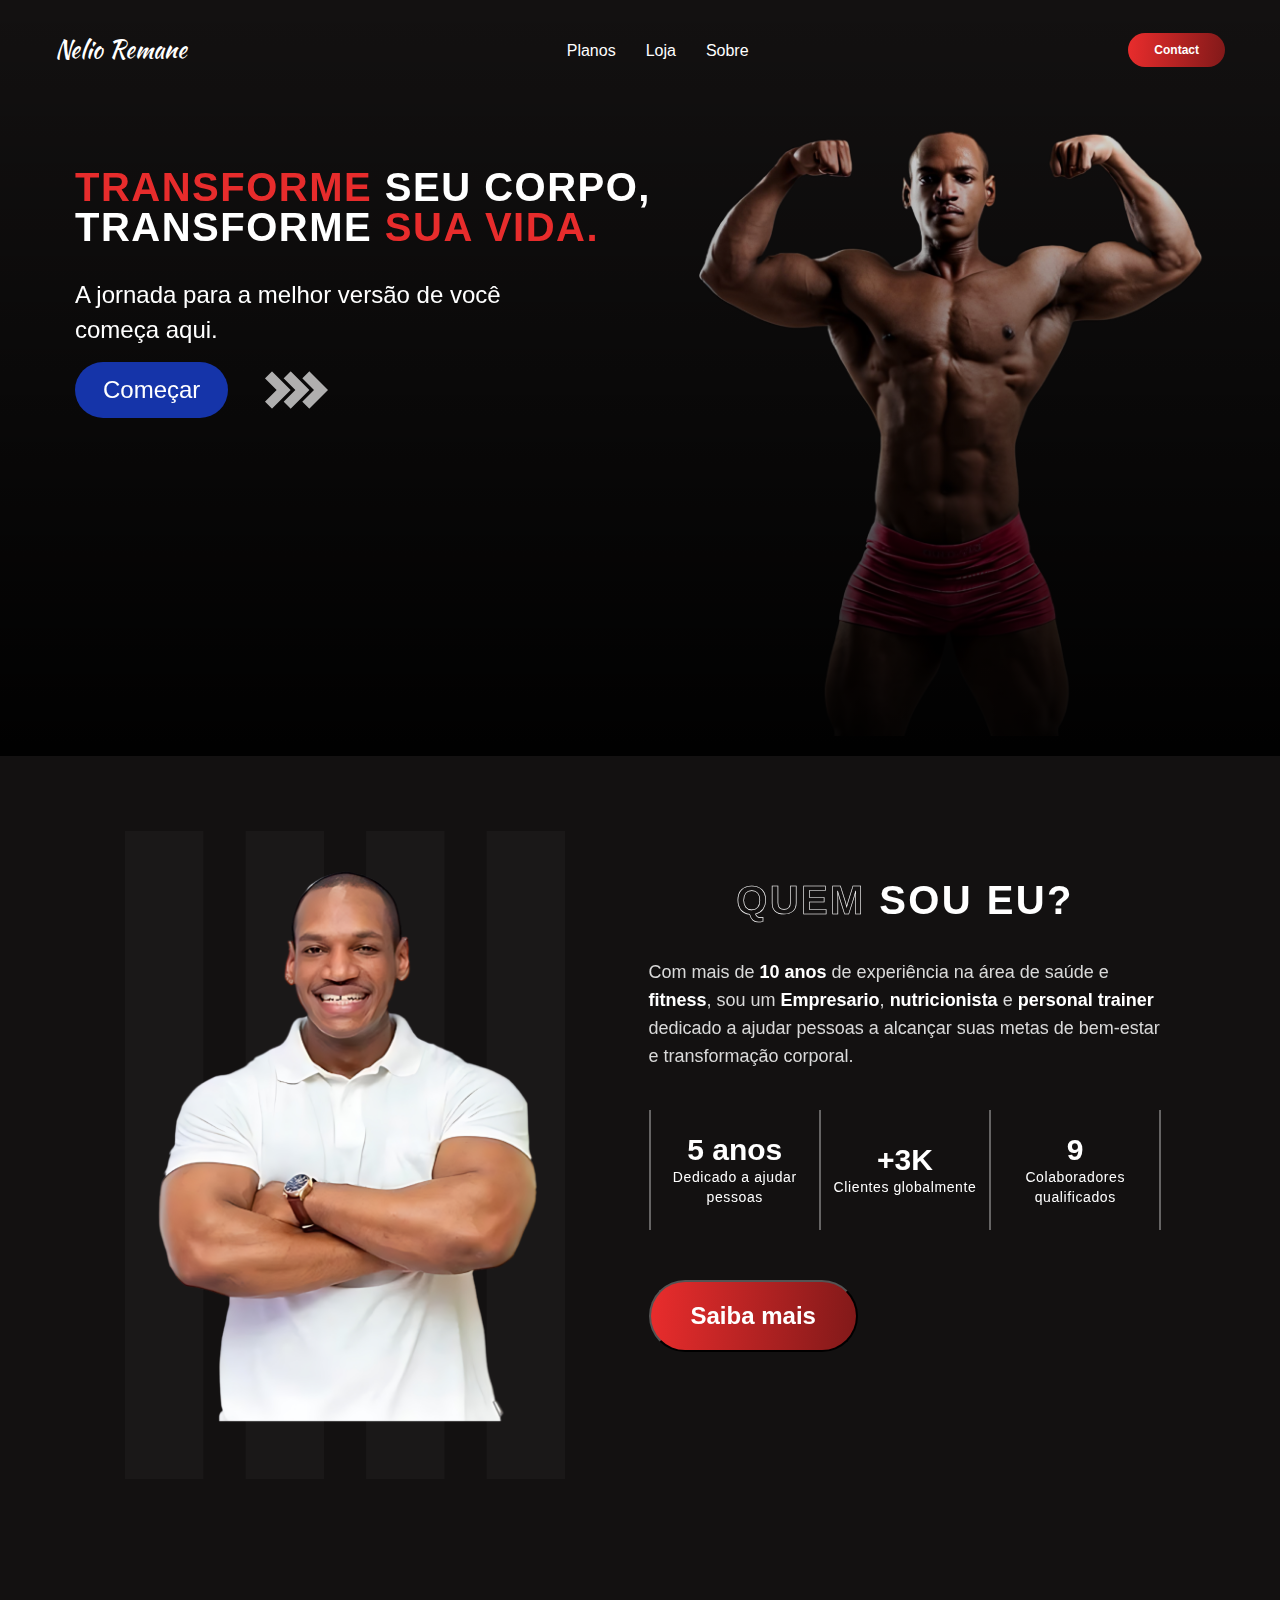
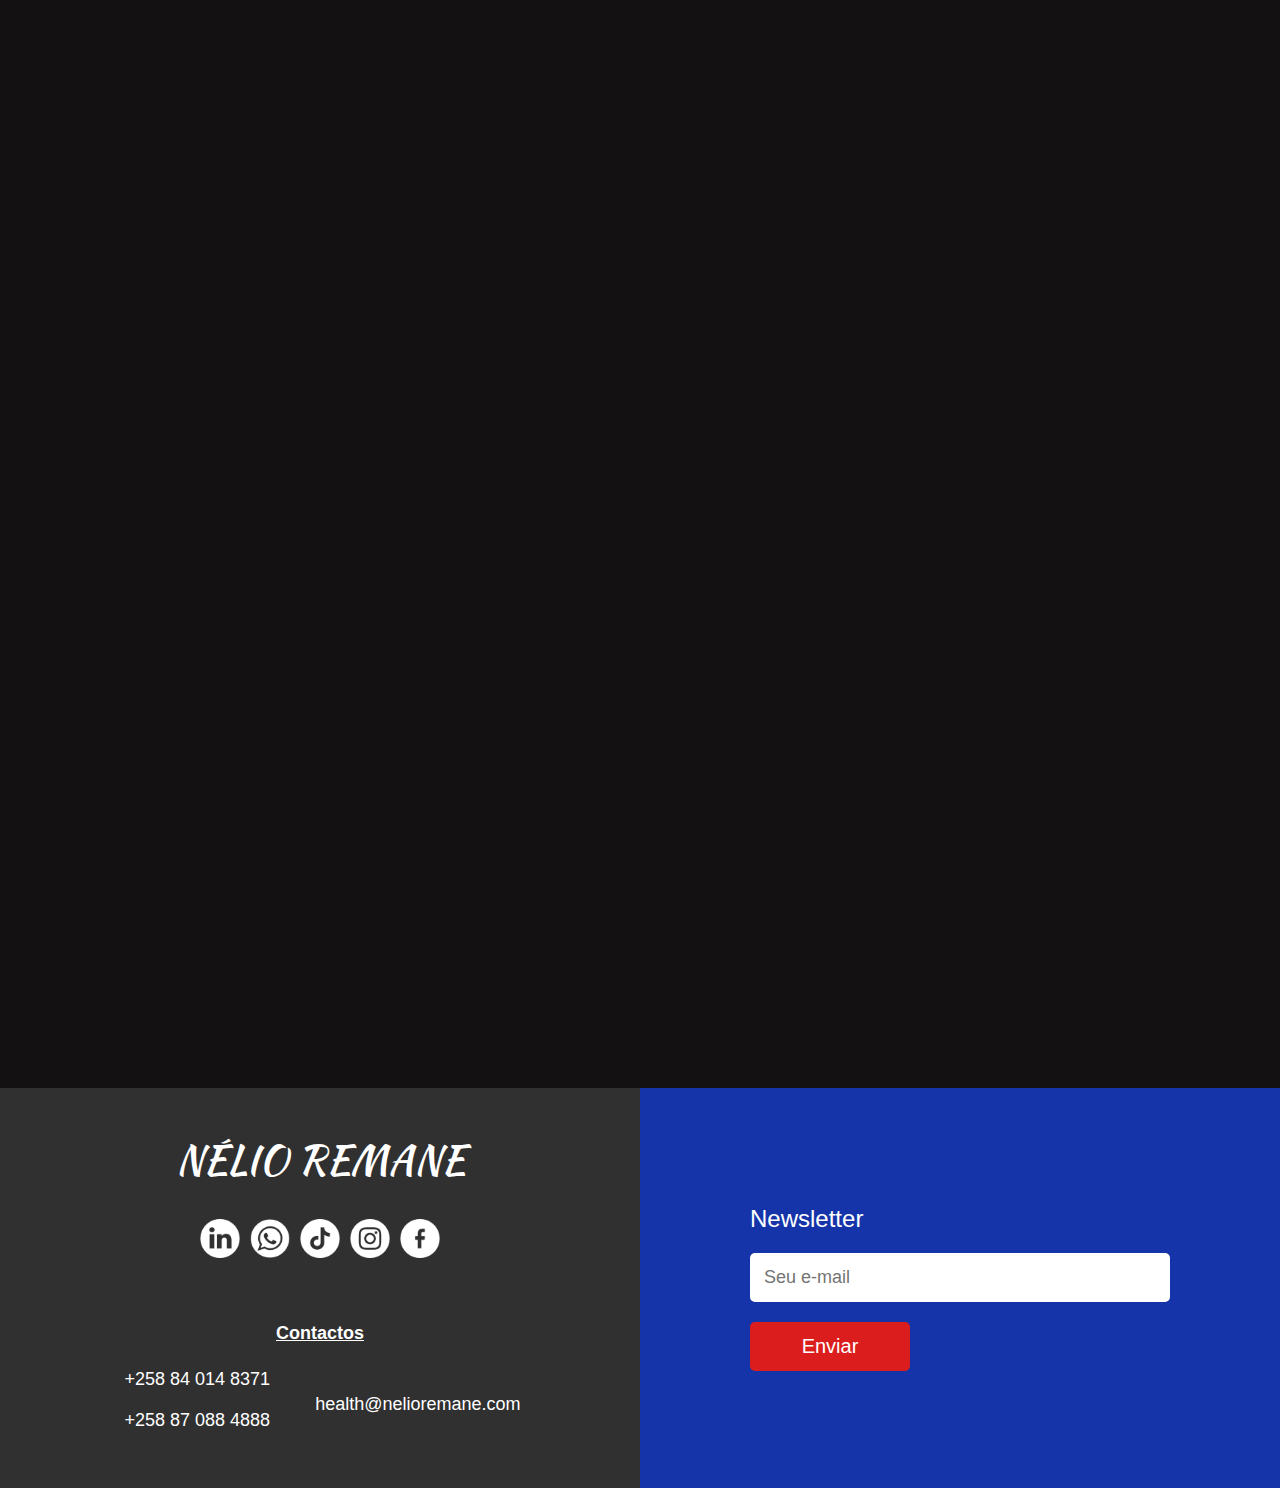
<file: index.html>
<!DOCTYPE html>
<html lang="en">
<head>
    <meta charset="UTF-8">
    <meta name="viewport" content="width=device-width, initial-scale=1.0">
    <link rel="shortcut icon" href="src/images/faviconne.png" type="image/x-icon">
    <link rel="stylesheet" href="style.css">
    <link rel="preconnect" href="https://fonts.googleapis.com"> 
    <link rel="preconnect" href="https://fonts.gstatic.com" crossorigin>
    <link href='https://fonts.googleapis.com/css?family=Kaushan Script' rel='stylesheet'>

    <link rel="stylesheet" href="https://cdn.jsdelivr.net/npm/swiper@11/swiper-bundle.min.css"/>
    <script defer src="app.js"></script>
    <title>Nelio Remane</title>
</head>
<body>
    <div class="herosection">
        <div class="navbar_mobile">
           
           

            <a href="#" class="logo">Nelio Remane</a>
            
            <ul id="menumobile">
                <li><a href="planos.html">Planos</a></li>
                <li><a href="loja.html">Loja</a></li>
                <li><a href="sobre.html">Sobre</a></li>
                <a class="contact" href="#ligaqui">Contact</a>
            </ul>

            <div class="menubtn">
                <p class="iconshow" href="" onclick="showplan()"><img src="src/images/mobile-menu.png" alt=""></p>
                <p class="iconhide" href="" onclick="hideplan()"><img src="src/images/mobile-menu.png" alt=""></p>
            </div>
        </div>


        

        <div class="navbar">

            <a href="#" class="logo">Nelio Remane</a>

            <ul class="menu">
                <li><a href="planos.html">Planos</a></li>
                <li><a href="loja.html">Loja</a></li>
                <li><a href="sobre.html">Sobre</a></li>
            </ul>

            <a class="contact" href="#ligaqui">Contact</a>

        </div>

        <div class="hero">
            <img src="src/images/nelopose-mobile.png" alt="Nelio Pousando" class="heroimage-mobile heroel hidden">
            <div class="herocontent heroel hidden">
                <h1 class="th"><span class="th-span">Transforme</span> seu corpo, transforme <span class="th-span">sua vida.</span></h1>
                <h2 class="subth">A jornada para a melhor versão de você começa aqui.</h2>
                <div class="ctabtn-hero">
                    <a href="planos.html#aqui"><button id="cta-hero">Começar</button></a>
                    <img src="src/images/iconhero.png" alt="randoom_icon">
                </div>
            </div>
            <img src="src/images/nelopose.png" alt="Nelio Pousando" class="heroimage heroel hidden">
        </div>

        <div class="overlay"></div>

    </div>

 <div id="bodycontent ">
    <div class="meet-nelio hidden2">
      <img src="src/images/meet-nelio.png" alt="nelio-remane" class="neliomeet">
      <div class="infonelio"> 
            <h1 class="h1meet">
                 <span>Quem</span> sou eu?
            </h1>

            <p class="pmeet">Com mais de <span>10 anos</span>  de experiência na área de saúde e <span>fitness</span>, sou um <span>Empresario</span>, <span>nutricionista</span> e <span>personal trainer </span>dedicado a ajudar pessoas a alcançar suas metas de bem-estar e transformação corporal.</p>

            <div class="timeline">
                <div>
                    <h2>5 anos
                    </h2>
                     <p> Dedicado a ajudar pessoas</p>
                </div>
   
                <div>
                    <h2>+3K
                    </h2>
                    <p> Clientes globalmente</p>
                </div>
                <div>
                    <h2>9
                    </h2>
                    <p> Colaboradores qualificados</p>
                </div>
            </div>
            <div class="btnbody"> <a href="sobre.html"><button class="morebtn">Saiba mais</button></a></div>


        </div>
        <img class="divider" src="src/images/divider.png" alt="divisor" >
    </div>

    <div class="services">
        <div class="infonelio hidden2"> 
                <h1 class="h1meet"> <span>O Que</span> Ofereço? </h1>

                <p class="pmeet">Ofereço uma gama completa de serviços de <span>saúde</span> e <span>fitness</span>, todos <span>adaptados</span> às suas necessidades individuais e <span>acessíveis online</span>. Meu objetivo é proporcionar uma experiência holística que inclui treinamento personalizado e <span>consultoria nutricional</span>, tudo isso no conforto da <span>sua casa.</span></p>
        </div>
        <div class="beneficios beneindex">
            <div class="contbene hidden">
                <img src="src/images/Cardio.png" alt="">
                <p>Melhoria Cardiovascular</p>
            </div>

            <div class="contbene hidden2">
                <img src="src/images/Musculos.png" alt="">
                <p>Musculação</p>
            </div>

            <div class="contbene hidden">
                <img src="src/images/Emagreci.png" alt="">
                <p>Perda de Peso</p>
            </div>

            <div class="contbene hidden2">
                <img src="src/images/Ganho.png" alt="">
                <p>Ganho de Massa</p>
            </div>

            <div class="contbene hidden">
                <img src="src/images/postura.png" alt="">
                <p>Tornificação</p>
            </div>

            <div class="contbene hidden2">
                <img src="src/images/comuni.png" alt="">
                <p>Comunidade de Sucesso</p>
            </div>

            <div class="contbene hidden">
                <img src="src/images/flexi.png" alt="">
                <p>Flexibilidade e Conforto</p>
            </div>

            <div class="contbene hidden2">
                <img src="src/images/Personali.png" alt="">
                <p>Orientação Personalizada</p>
            </div>

        </div>

        <!-- <div class="planos" id="hidenormal">
            <p onclick="showplan()" class="normal">Normal</p>
            <p onclick="hideplan()" class="vip">Vip</p>
        </div> -->
        <!-- <div class="planos" id="shownormal">
            <p onclick="showplan()" class="normal">Normal</p>
            <p onclick="hideplan()" class="vip">Vip</p>
        </div> -->

        <h1 class="pacotes hidden2">ESCOLHA O SEU PLANO</h1>
        <div onclick="showplan()" class="cards hidden2" id="plans_normal">

            <div class="card pagin">
                <div class="info">
                <h2>Normal</h2>
                <p>4.500mt</p>
                <h1>3.000MT</h1>
                <h3>30 dias</h3>  
                </div>
                <a href="planos.html#aqui"><button class="btncard">Detalhes</button></a>
            </div>

            <div class="card">
                <div class="info">
                    <h2>Primium</h2>
                    <p>6.500mt</p>
                    <h1>5.000MT</h1>
                    <h3>30 dias</h3>
                </div>
                <a href="planos.html#aqui"><button class="btncard">Detalhes</button></a>
            </div>
            
            <div class="card">
                <div class="info">
                    <h2>VIP</h2>
                    <p>12.500mt</p>
                    <h1>10.000MT</h1>
                    <h3>30 dias</h3>
                </div>
                <a href="planos.html#aqui"><button class="btncard">Detalhes</button></a>
            </div>
            
        </div>

        <!-- <div class="cards" id="plans_vip">
            <div class="card">
                <div class="info">
                <p>Pacote</p>
                <h2>Intensivo</h2>
                <h1>5.000MT</h1>
                <h3>30 dias</h3>
            </div>
                <button class="btncard">Detalhes</button>
            </div>

            <div class="card">
                <div class="info">
                    <p>Pacote</p>
                    <h2>Completo</h2>
                    <h1>10.000MT</h1>
                    <h3>90 dias</h3>
                </div>
                <button class="btncard">Detalhes</button>
            </div>

    </div> -->

 </div>

 <div class="testemunials">
    <div class="introteste">
       <h1 class="hidden2">Transformações reais, <span>resultados comprovados</span></h1>
       <p class="hidden2">
        <span>Nada</span> fala mais alto do que a <span>experiência</span> de quem já passou por essa <span>jornada</span>. Aqui estão algumas histórias <span>inspiradoras</span> de clientes que <span>confiaram</span> no nosso trabalho para <span>transformar</span> suas vidas. Veja como nosso <span>compromisso</span> com a <span>excelência</span> em <span>treino</span> e <span>nutrição</span> fez toda a <span>diferença</span> para eles.
       </p>
    </div>
    
    <div class="perfil">
        
        <div class="id hidden">
        <img src="src/images/Fredy Costa.png" alt="">

        <div class="name">
          <h2>FREDY COSTA</h2>
        <p>Actor</p>  
        </div>

        </div>

        <div class="testemunho hidden2">
        <h1>“</h1>

        <img src="src/images/stars.png" alt="">

        <p> “Eu <span>inicialmente</span> achava que <span>não</span> se consegue obter<span> resultados visíveis</span> quando se <span>treina em casa</span>, mas desde que aderi ao programa <span>Corpo Sarado</span>, tenho sim visto <span>resultados satisfatórios</span>. <span>Recomendo </span>vivamente o programa corpo sarado do <span>Nélio Remane resulta.”</span></p>

        <img src="src/images/testemu.png" alt="">

        </div>
        
        
        
    </div>

        <div class="container_swipe swiper hidden">
            <div class="slider-wrapper">
                <div class="card-list swiper-wrapper">
                    <div class="card-item swiper-slide">
                        <div class="items">
                        <img src="src/images/Eunice.png" alt="Eunice Andrade" class="user-image">
                        <h1 class="user-name">EUNICE ANRADE</h1>
                        <p class="user-profission">Apresentadora</p>
                        <img src="src/images/stars.png" alt="classification" class="stars">
                        <p class="comentario">  “O Nélio <span>desafiou-me</span> a entrar no <span>programa</span> dele e eu <span>aceitei</span>, fiquei <span>impressionada</span> e muito <span>satisfeita</span> com os resultados, <span>aconselho</span> a todos a apostarem no programa do <span>Nélio Remane</span>, pois os resultados deixam qualquer um <span>feliz</span>.”</p>
                    </div>
                    </div>
                    
                     <div class="card-item swiper-slide">
                        <div class="items">
                        <img src="src/images/matilde.png" alt="Eunice Andrade" class="user-image">
                        <h1 class="user-name">MATILDE CONJO</h1>
                        <p class="user-profission">Cantora</p>
                        <img src="src/images/stars.png" alt="classification" class="stars">
                        <p class="comentario"> <span>Perdi 5kilo</span>s em apenas <span>um mes</span>, esta a ser <span>muito bom</span> trabalhar com ele. <span>sem duvidas</span> eu <span>convidaria</span> a todos a fazerem parte desse <span>programa</span> do <span>Nélio Remane</span>.</p>
                    </div>
                    </div>   
                    
                    <div class="card-item swiper-slide">
                        <div class="items">
                        <img src="src/images/mimae.png" alt="Eunice Andrade" class="user-image">
                        <h1 class="user-name">PRINCESA MIMAE</h1>
                        <p class="user-profission">Cantora</p>
                        <img src="src/images/stars.png" alt="classification" class="stars">
                        <p class="comentario">   “Minha <span>luta</span> contra a <span>balança</span> é de <span>longa data</span>, e agora com <span>Nélio Remane</span> em <span>30 dias perdi 7 kilos</span>, isso é uma <span>festa</span>. Eu <span>recomendo</span> a todos que desejam <span>mudar</span> seu <span>estilo de vida</span> a seguir o <span>Nélio Remane</span>.”
                        </p>
                        
                    </div>
                    </div>
                    
                    <div class="card-item swiper-slide">
                        <div class="items">
                            <img src="src/images/yara.png" alt="Eunice Andrade" class="user-image">
                            <h1 class="user-name">YARA DA SILVA</h1>
                            <p class="user-profission">Apresentadora</p>
                            <img src="src/images/stars.png" alt="classification" class="stars">
                            <p class="comentario">   “Com <span>apenas duas semanas</span> no programa <span>Corpo Sarado</span> do <span>Nélio Remane</span>, perdi <span>4kilos, é tão bom</span> me sentir com <span>auto estima</span> e mais <span>saudável</span>, tem sido uma <span>experiencia muito boa</span> , eu <span>aconselho</span> a todos a <span>apostarem</span>.”</p>
                        </div>
                    </div>
                </div>
                    <div class="swiper-pagination"></div>
                    <div class="swiper-slide-button swiper-button-prev"></div>
                    <div class="swiper-slide-button swiper-button-next"></div>

            </div>
        </div>
 </div>
 </div>
 <footer id="ligaqui">
    <div class="left">
        <h1 class="logo">
            NÉLIO REMANE
        </h1>
        <div class="icons">
            <a href=""><img src="src/images/linkedin.png" alt=""></a>
            <a href="https://wa.me/258870884888"><img src="src/images/whats.png" alt=""></a>
            <a href="https://www.tiktok.com/@nelioremane?_t=8pHFh1xQvsD&_r=1"><img src="src/images/tiktok.png" alt=""></a>
            <a href="https://www.instagram.com/nelioremane1?igsh=MnY3cGN4ZjByeHB3"><img src="src/images/instagram.png" alt=""></a>
            <a href="https://www.facebook.com/nelioremane?mibextid=ZbWKwL"><img src="src/images/facebook.png" alt=""></a>
        </div>
        <form action="#" method="post" class="formmob">
            <label for="newsletter" class="label">Newsletter</label>
            <input type="text" id="newsletter" name="newsletter" placeholder="Seu e-mail" class="input">
            <input type="submit" value="Enviar" class="submit">
        </form>
        <h3>Contactos</h3>
        <div class="contacts">
        <div class="numbers">
            <p>+258 84 014 8371</p>
            <p>+258 87 088 4888</p>
        </div>
        <a href="health@nelioremane.com">health@nelioremane.com</a>
        </div>

        <div class="icons iconsmob">
            <a href=""><img src="src/images/linkedin.png" alt=""></a>
            <a href="https://wa.me/258870884888"><img src="src/images/whats.png" alt=""></a>
            <a href="https://www.tiktok.com/@nelioremane?_t=8pHFh1xQvsD&_r=1"><img src="src/images/tiktok.png" alt=""></a>
            <a href="https://www.instagram.com/nelioremane1?igsh=MnY3cGN4ZjByeHB3"><img src="src/images/instagram.png" alt=""></a>
            <a href="https://www.facebook.com/nelioremane?mibextid=ZbWKwL"><img src="src/images/facebook.png" alt=""></a>
        </div>
    </div>
    <div class="form-container">
        <form method="post" action="" name="contact-form">
            <label for="newsletter" class="label">Newsletter</label>
            <input type="email" id="newsletter" name="your-email" placeholder="Seu e-mail" class="input">
            <button type="submit" class="submit">Enviar</button>
        </form>

    </div>
 </footer>
 <script src="https://cdn.jsdelivr.net/npm/swiper@11/swiper-bundle.min.js"></script>
 <script src="script.js"></script>
 <script src="googlesheet.js"></script>
</body>
</html>
</file>
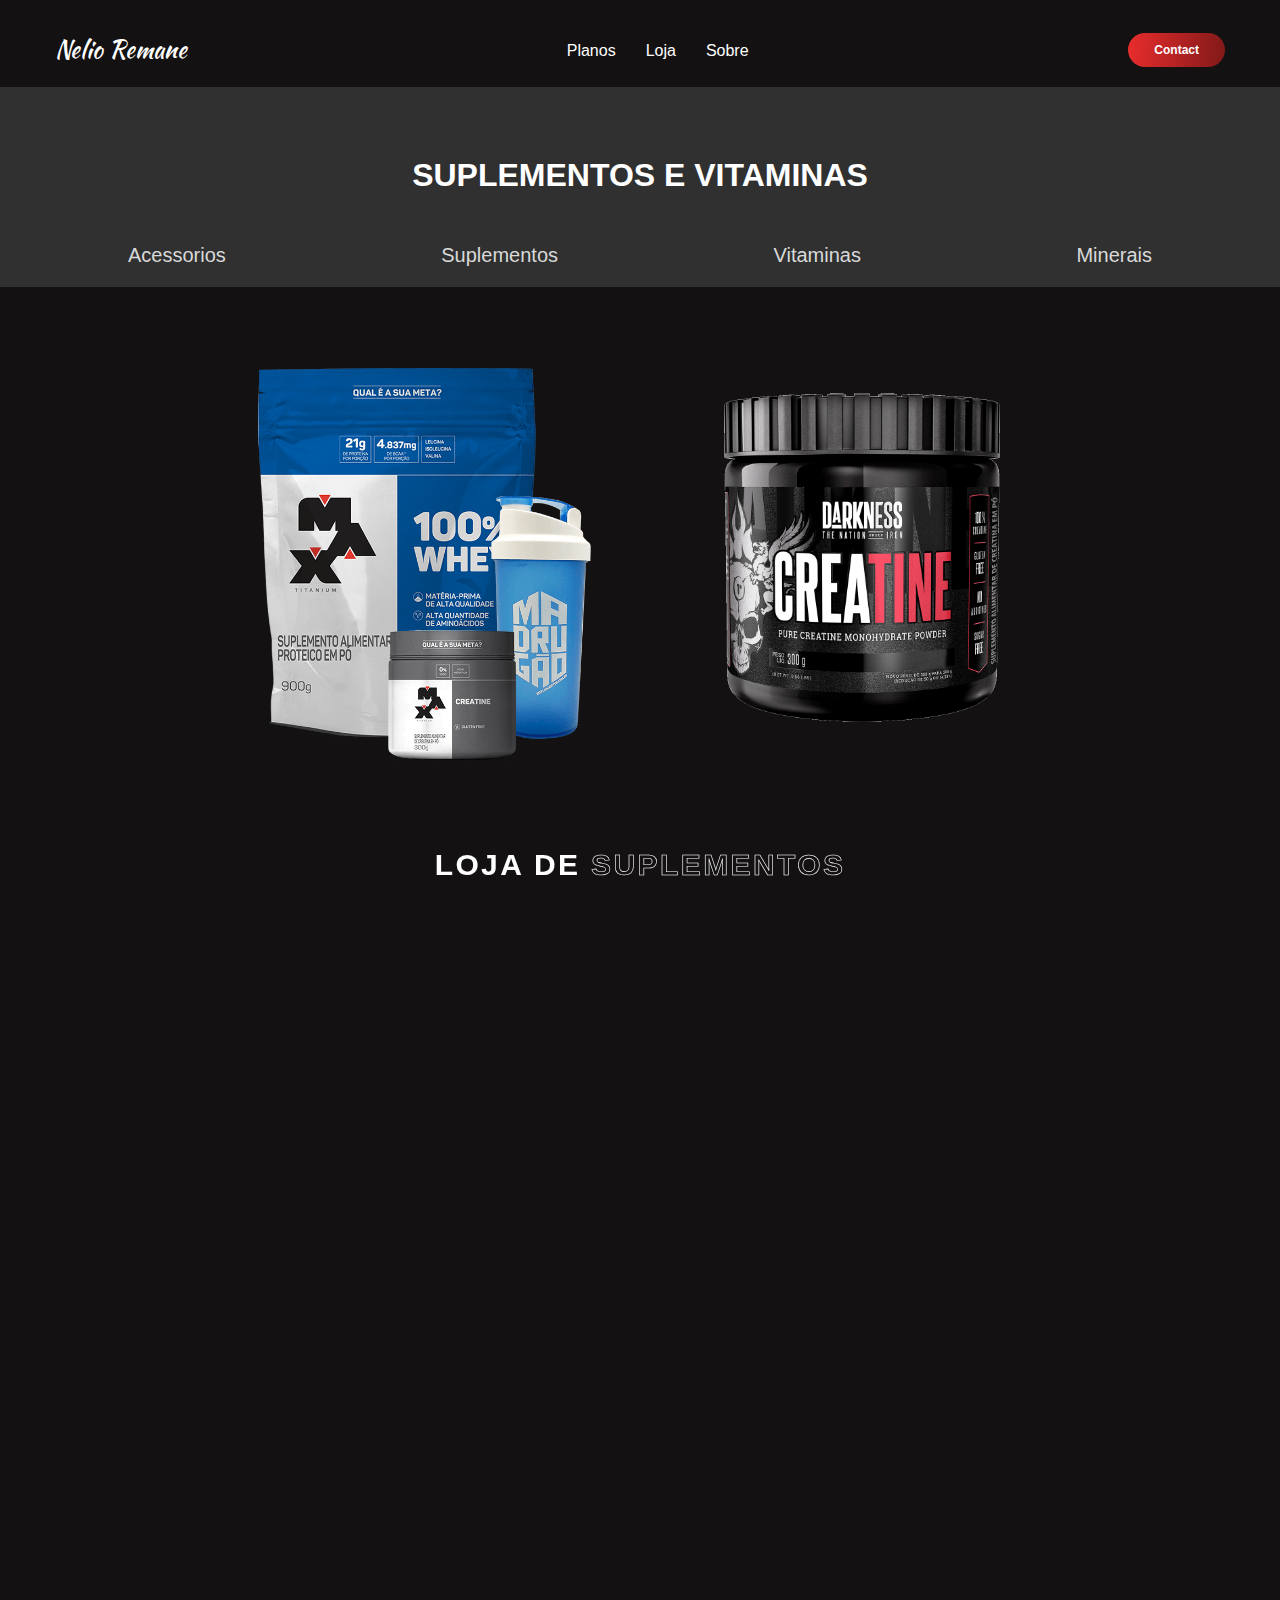
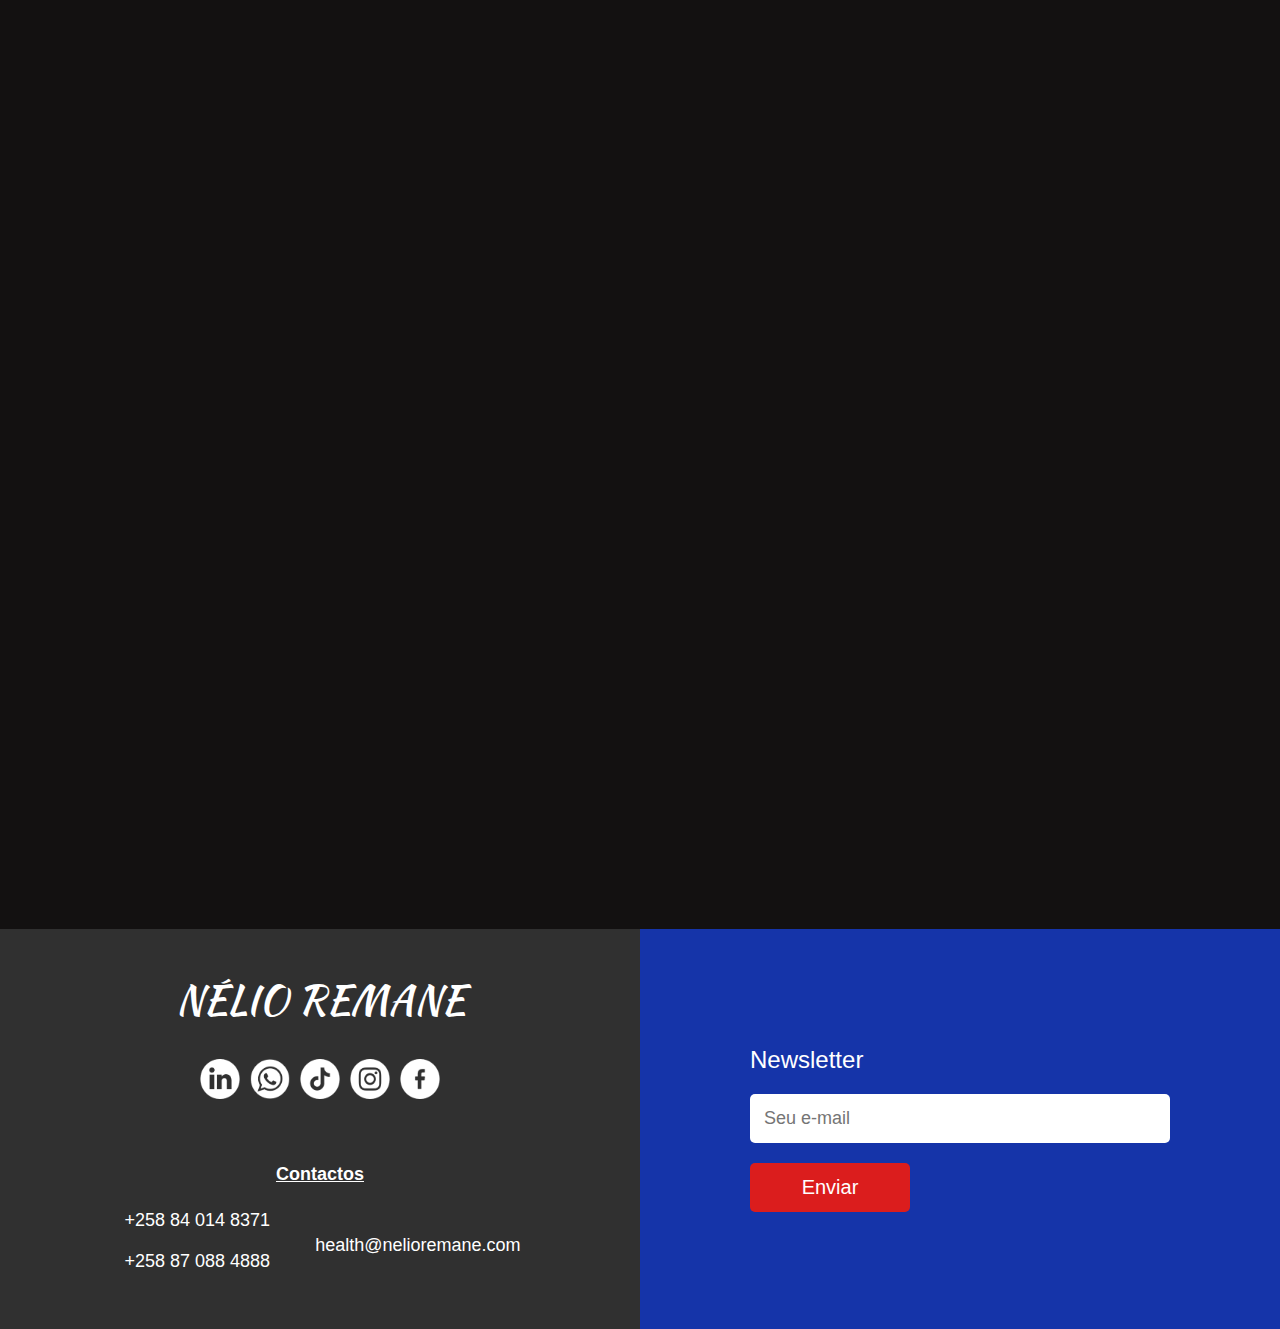
<file: loja.html>
<!DOCTYPE html>
<html lang="en">
<head>
    <meta charset="UTF-8">
    <meta name="viewport" content="width=device-width, initial-scale=1.0">
    <link rel="shortcut icon" href="src/images/faviconne.png" type="image/x-icon">
    <link rel="stylesheet" href="style.css">
    <link rel="preconnect" href="https://fonts.googleapis.com"> 
    <link rel="preconnect" href="https://fonts.gstatic.com" crossorigin>
    <link href='https://fonts.googleapis.com/css?family=Kaushan Script' rel='stylesheet'>

    <link rel="stylesheet" href="https://cdn.jsdelivr.net/npm/swiper@11/swiper-bundle.min.css"/>

    <script defer src="app.js"></script>

    <title>Nelio Remane</title>
</head>
<body>
    
        <div class="herosection">
            <div class="navbar_mobile">
               
               
    
                <a href="index.html'" class="logo">Nelio Remane</a>
                
                <ul id="menumobile">
                    <li><a href="planos.html">Planos</a></li>
                    <li><a href="loja.html">Loja</a></li>
                    <li><a href="sobre.html">Sobre</a></li>
                    <a class="contact" href="#ligaqui">Contact</a>
                </ul>
    
                <div class="menubtn">
                    <p class="iconshow" href="" onclick="showplan()"><img src="src/images/mobile-menu.png" alt=""></p>
                    <p class="iconhide" href="" onclick="hideplan()"><img src="src/images/mobile-menu.png" alt=""></p>
                </div>
            </div>
        <div class="navbar">

            <a href="index.html" class="logo">Nelio Remane</a>

            <ul class="menu">
                <li><a href="planos.html">Planos</a></li>
                <li><a href="loja.html">Loja</a></li>
                <li><a href="sobre.html">Sobre</a></li>
            </ul>

            <a class="contact" href="#ligaqui">Contact</a>

        </div>

    </div>
 
    <div class="cabecalho">
        <h1>SUPLEMENTOS E VITAMINAS</h1>
        <div class="titulos">
            <p>Acessorios</p>
            <p>Suplementos</p>
            <p>Vitaminas</p>
            <p>Minerais</p>
        </div>
    </div>
 
    <div class="suplementos hidden2">
        <img src="src/images/kit-massa.png" alt="">
        <img src="src/images/creatina.png" alt="">


    </div>

    <div id="bodycontent lojabody">
        <div class="services">
            <div class="infonelio"> 
               <h1 class="h1meet hidden2">Loja de <span>suplementos</span></h1> 
               <p class="pmeet ptext hidden2">Bem-vindo à <span>maior loja de suplementos</span> na <span>cidade da Beira!</span> Somos <span>especialistas</span> em <span>nutrição</span>, saúde e bem-estar, oferecendo uma ampla gama de produtos para atender às <span>necessidades</span> de atletas, praticantes de atividades físicas e todos que buscam uma <span>vida mais saudável.</span> </p>

             <p class="pmeet ptext hidden2">Em nossa loja você encontrará desde <span>proteínas</span> e <span>aminoácidos</span> até <span>vitaminas</span> e <span>suplementos naturais</span>, todos de marcas reconhecidas e com garantia de qualidade. Nossa equipe está <span>preparada</span> para orientar você na escolha dos produtos certos para atingir seus <span></span>, seja ganho de massa muscularobjetivos, emagrecimento ou melhoria da performance e qualidade de vida.</p>
                
            <p class="pmeet ptext hidden2"><span>Visite-nos</span> e descubra por que somos <span>referência</span> em suplementos na Beira. <span>Cuidar da sua saúde e desempenho nunca foi tão acessível!</span></p>
            </div>
            <div class="lojaimage">
                <img class="hidden2" src="src/images/Loja/a5.jpg" alt="">
                <img class="hidden2" src="src/images/Loja/a1.jpg" alt="">
                <img class="hidden2" src="src/images/Loja/a3.jpg" alt="">
                <img class="hidden2" src="src/images/Loja/a4.jpg" alt="">
        </div></div>

        <div class="mapa">
            <iframe src="https://www.google.com/maps/embed?pb=!1m18!1m12!1m3!1d60042.23795658822!2d34.82047873307035!3d-19.855185109740543!2m3!1f0!2f0!3f0!3m2!1i1024!2i768!4f13.1!3m3!1m2!1s0x1f2a6b448e881891%3A0xc0703f5f82a1e126!2sSuplementos%20e%20Vitaminas%20by%20N%C3%A9lio%20Remane!5e0!3m2!1spt-PT!2smz!4v1732570568336!5m2!1spt-PT!2smz" width="600" height="450" style="border:0;" allowfullscreen="" loading="lazy" referrerpolicy="no-referrer-when-downgrade"></iframe>
        </div>
            
    </div>


    <footer class="footer" id="ligaqui">
        <div class="left">
            <h1 class="logo">
                NÉLIO REMANE
            </h1>
            <div class="icons">
                <a href=""><img src="src/images/linkedin.png" alt=""></a>
                <a href="https://wa.me/258870884888"><img src="src/images/whats.png" alt=""></a>
                <a href="https://www.tiktok.com/@nelioremane?_t=8pHFh1xQvsD&_r=1"><img src="src/images/tiktok.png" alt=""></a>
                <a href="https://www.instagram.com/nelioremane1?igsh=MnY3cGN4ZjByeHB3"><img src="src/images/instagram.png" alt=""></a>
                <a href="https://www.facebook.com/nelioremane?mibextid=ZbWKwL"><img src="src/images/facebook.png" alt=""></a>
            </div>
            <form action="#" method="post" class="formmob">
                <label for="newsletter" class="label">Newsletter</label>
                <input type="text" id="newsletter" name="newsletter" placeholder="Seu e-mail" class="input">
                <input type="submit" value="Enviar" class="submit">
            </form>
            <h3>Contactos</h3>
            <div class="contacts">
            <div class="numbers">
                <p>+258 84 014 8371</p>
                <p>+258 87 088 4888</p>
            </div>
            <a href="health@nelioremane.com">health@nelioremane.com</a>
            </div>
    
            <div class="icons iconsmob">
                <a href=""><img src="src/images/linkedin.png" alt=""></a>
                <a href="https://wa.me/258870884888"><img src="src/images/whats.png" alt=""></a>
                <a href="https://www.tiktok.com/@nelioremane?_t=8pHFh1xQvsD&_r=1"><img src="src/images/tiktok.png" alt=""></a>
                <a href="https://www.instagram.com/nelioremane1?igsh=MnY3cGN4ZjByeHB3"><img src="src/images/instagram.png" alt=""></a>
                <a href="https://www.facebook.com/nelioremane?mibextid=ZbWKwL"><img src="src/images/facebook.png" alt=""></a>
            </div>
        </div>
        <div class="form-container">
            <form method="post" action="" name="contact-form">
                <label for="newsletter" class="label">Newsletter</label>
                <input type="email" id="newsletter" name="your-email" placeholder="Seu e-mail" class="input">
                <button type="submit" class="submit">Enviar</button>
            </form>
    
        </div>
     </footer>
 <script src="https://cdn.jsdelivr.net/npm/swiper@11/swiper-bundle.min.js"></script>
 <script src="script.js"></script>
 <script src="googlesheet.js"></script>
</body>
</html>
</file>
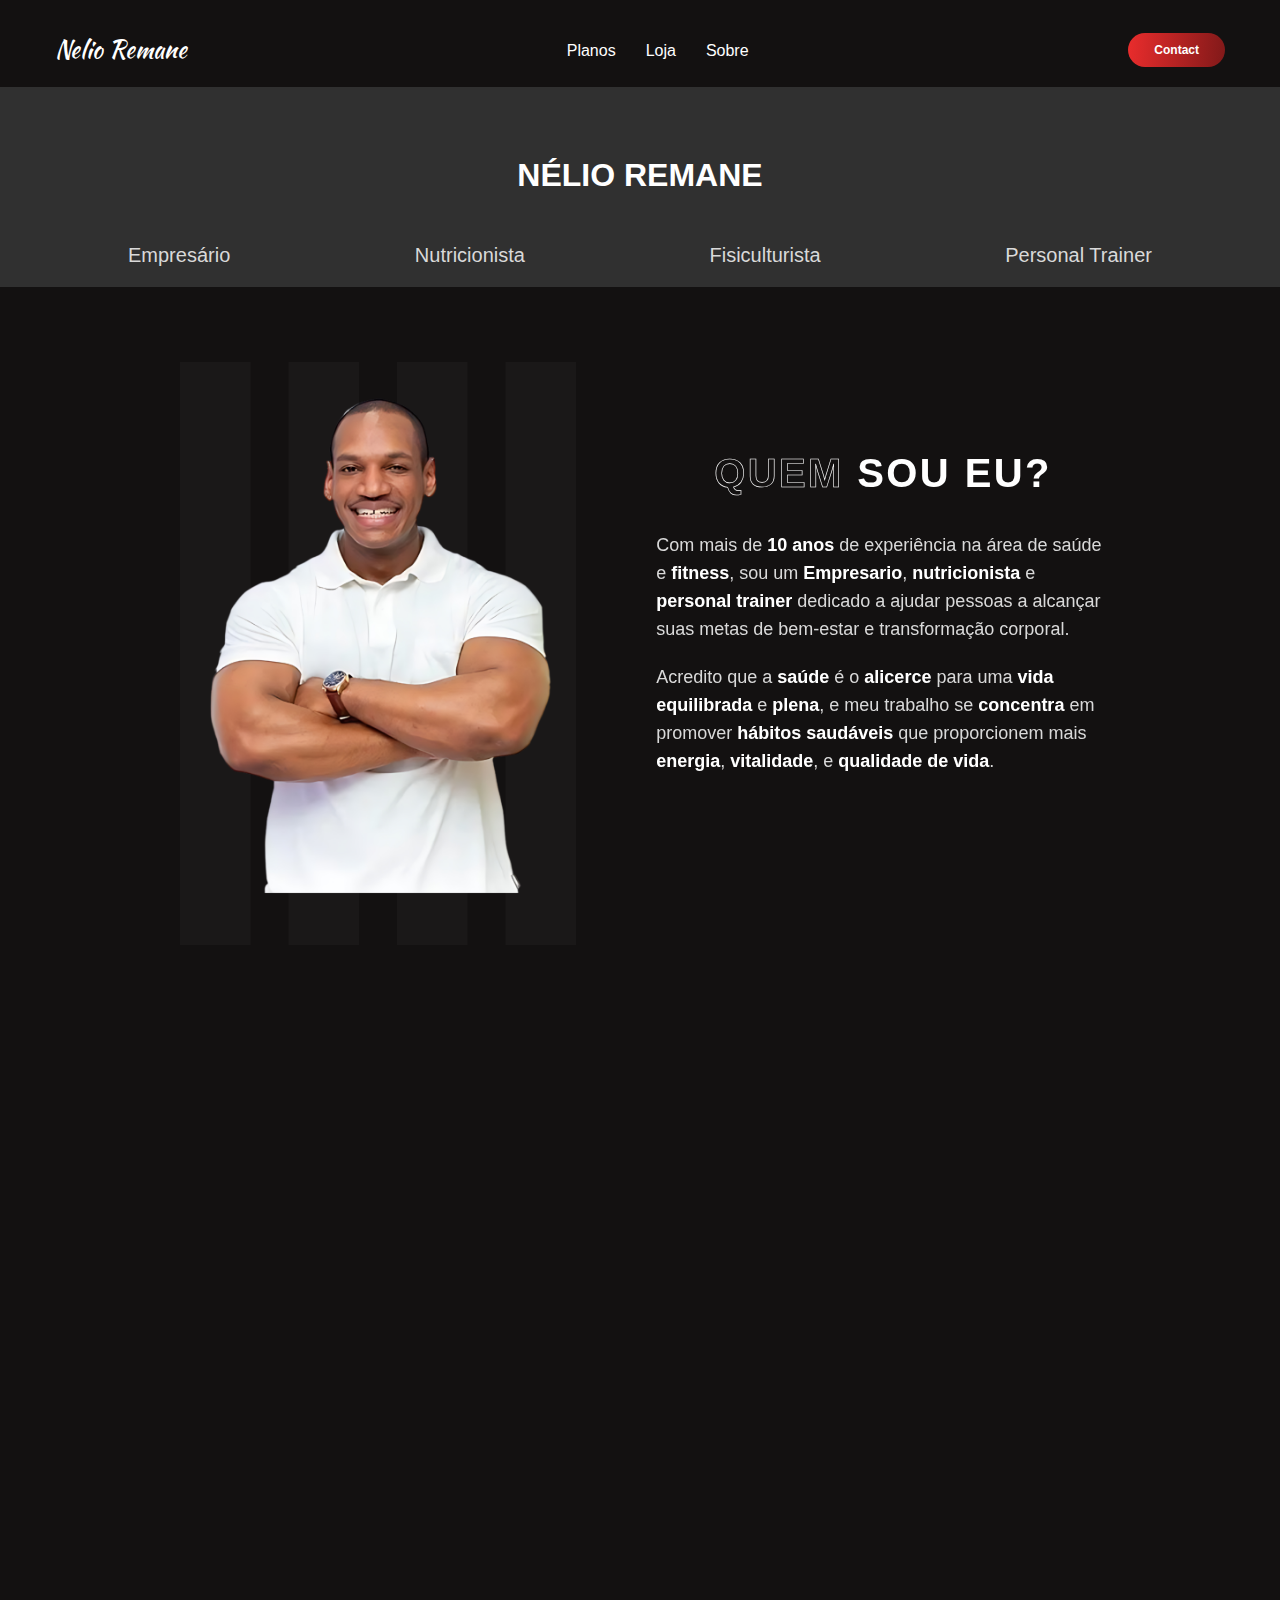
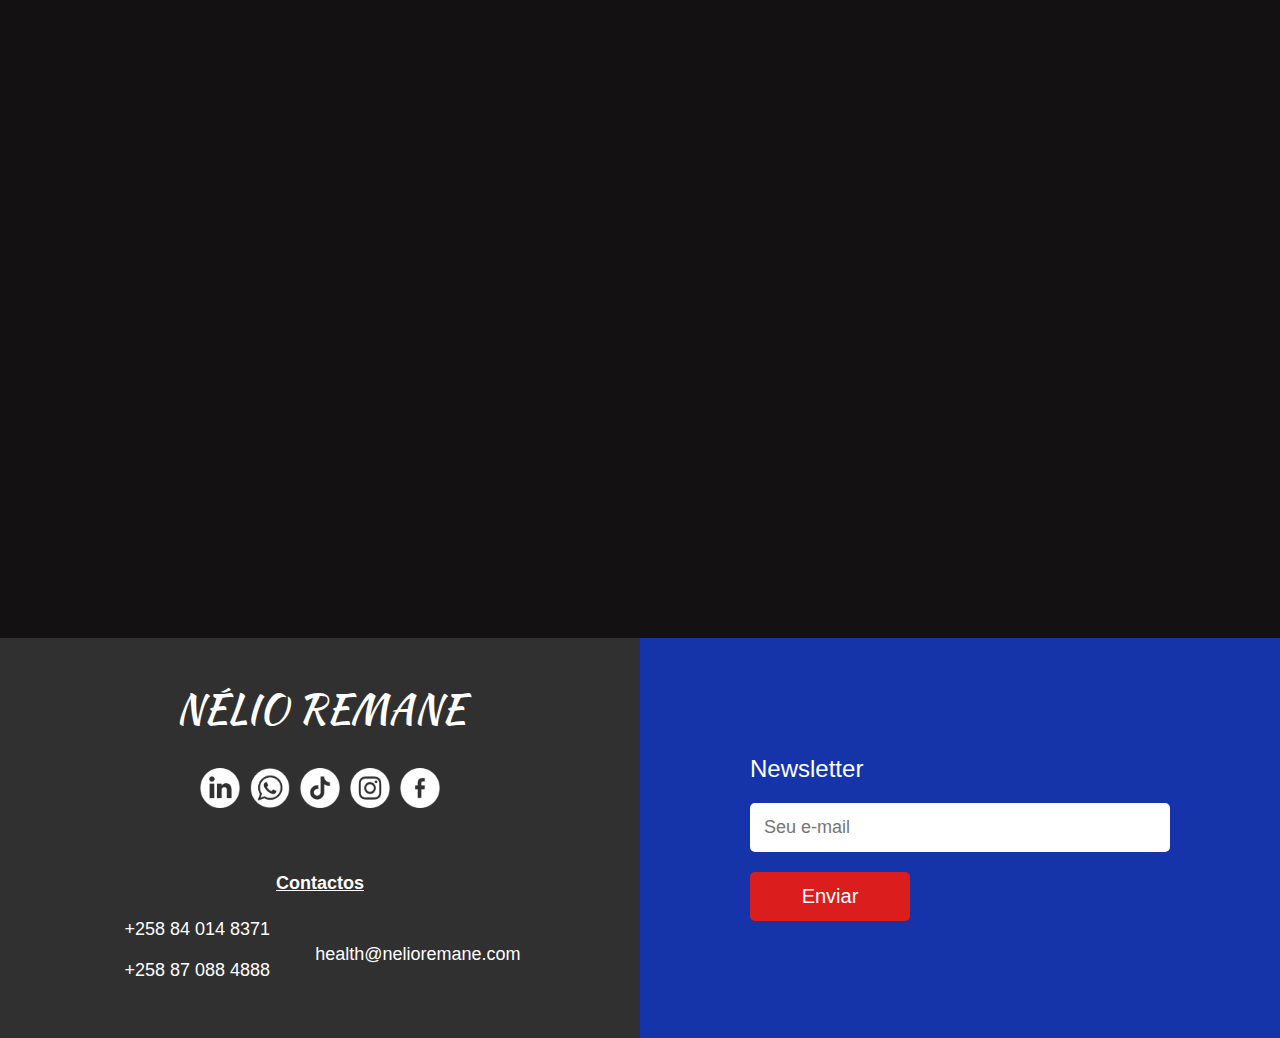
<file: sobre.html>
<!DOCTYPE html>
<html lang="en">
<head>
    <meta charset="UTF-8">
    <meta name="viewport" content="width=device-width, initial-scale=1.0">
    <link rel="shortcut icon" href="src/images/faviconne.png" type="image/x-icon">
    <link rel="stylesheet" href="style.css">
    <link rel="preconnect" href="https://fonts.googleapis.com"> 
    <link rel="preconnect" href="https://fonts.gstatic.com" crossorigin>
    <link href='https://fonts.googleapis.com/css?family=Kaushan Script' rel='stylesheet'>

    <link rel="stylesheet" href="https://cdn.jsdelivr.net/npm/swiper@11/swiper-bundle.min.css"/>
    <script defer src="app.js"></script>
    <title>Nelio Remane</title>
</head>
<body>
    
       
        <div class="herosection">
            <div class="navbar_mobile">
               
               
    
                <a href="index.html" class="logo">Nelio Remane</a>
                
                <ul id="menumobile">
                    <li><a href="planos.html">Planos</a></li>
                    <li><a href="loja.html">Loja</a></li>
                    <li><a href="sobre.html">Sobre</a></li>
                    <a class="contact" href="#ligaqui">Contact</a>
                </ul>
    
                <div class="menubtn">
                    <p class="iconshow" href="" onclick="showplan()"><img src="src/images/mobile-menu.png" alt=""></p>
                    <p class="iconhide" href="" onclick="hideplan()"><img src="src/images/mobile-menu.png" alt=""></p>
                </div>
            </div>

        <div class="navbar">

            <a href="index.html" class="logo">Nelio Remane</a>

            <ul class="menu">
                <li><a href="planos.html">Planos</a></li>
                <li><a href="loja.html">Loja</a></li>
                <li><a href="sobre.html">Sobre</a></li>
            </ul>

            <a class="contact" href="#ligaqui">Contact</a>

        </div>

    </div>
 
    <div class="cabecalho">
        <h1>NÉLIO REMANE</h1>
        <div class="titulos">
            <p>Empresário</p>
            <p>Nutricionista</p>
            <p>Fisiculturista</p>
            <p>Personal Trainer</p>
        </div>
    </div>
 <div id="bodycontent">
    <div class="meet-nelio hidden2">
      <img src="src/images/meet-nelio.png" alt="nelio-remane" class="neliomeet">
      <div class="infonelio"> 
            <h1 class="h1meet">
                 <span>Quem</span> sou eu?
            </h1>

            <p class="pmeet justifyed">Com mais de <span>10 anos</span>  de experiência na área de saúde e <span>fitness</span>, sou um <span>Empresario</span>, <span>nutricionista</span> e <span>personal trainer </span>dedicado a ajudar pessoas a alcançar suas metas de bem-estar e transformação corporal.</p>

            <p class="pmeet justifyed">Acredito que a <span>saúde</span> é o <span>alicerce</span> para uma <span>vida</span> <span>equilibrada</span> e <span>plena</span>, e meu trabalho se <span>concentra</span> em promover <span>hábitos saudáveis</span> que proporcionem mais <span>energia</span>, <span>vitalidade</span>, e <span>qualidade de vida</span>. </p>

           
            

        </div>
        

    </div>


 
 </div>

 <div class="experience hidden2">
            <div class="quntdata ">
                <h1>10+</h1>
                <p><span>Colaboradores</span> <span>qualificados</span></p>
            </div>
            <div class="quntdata">
                <h1>3000+</h1>
                <p><span>Clientes</span> <span>Globalmente</span></p>
            </div>
            <div class="quntdata">
                <h1>10+</h1>
                <p><span>Anos de</span> <span>Experiencia</span></p>
            </div>
            <div class="quntdata">
                <h1>09+</h1>
                <p><span>Paises</span> <span>Alcançados</span></p>
            </div>
            
        </div>
   
    <div class="services">
        <div class="infonelio"> 
                <h1 class="h1meet hidden2"> <span>PRêMIOS</span> GANHOS</h1>

                <p class="pmeet justifyed hidden2">O <span>fisiculturismo</span> é um <span>estilo</span> de <span>vida</span> que exige <span>dedicação total</span>  e um <span>compromisso</span> contínuo com a excelência. Ao longo dos anos, tive o <span>privilégio</span> de transformar essa <span>paixão</span> em <span>conquistas</span> notáveis, refletindo o <span>trabalho árduo</span>, a disciplina e a <span>determinação</span> que dedico diariamente à minha prática.</p>

                <div class="premios">
                    <div class="premio hidden">
                        <img src="src/images/premio.png" alt="">
                        <p> <span>3ª Posição</span> no Campeonato Africano da NABBA South Africa</p>
                    </div>

                    <div class="premio hidden">
                        <img src="src/images/premio.png" alt="">
                        <p> <span>7ª Posição</span> no Campeonato Mundial Mr. Universo em Singapura</p>
                    </div>
                </div>
        </div>
        
      

       

 </div>
 <footer class="footer" id="ligaqui">
    <div class="left">
        <h1 class="logo">
            NÉLIO REMANE
        </h1>
        <div class="icons">
            <a href=""><img src="src/images/linkedin.png" alt=""></a>
            <a href="https://wa.me/258870884888"><img src="src/images/whats.png" alt=""></a>
            <a href="https://www.tiktok.com/@nelioremane?_t=8pHFh1xQvsD&_r=1"><img src="src/images/tiktok.png" alt=""></a>
            <a href="https://www.instagram.com/nelioremane1?igsh=MnY3cGN4ZjByeHB3"><img src="src/images/instagram.png" alt=""></a>
            <a href="https://www.facebook.com/nelioremane?mibextid=ZbWKwL"><img src="src/images/facebook.png" alt=""></a>
        </div>
        <form action="#" method="post" class="formmob">
            <label for="newsletter" class="label">Newsletter</label>
            <input type="text" id="newsletter" name="newsletter" placeholder="Seu e-mail" class="input">
            <input type="submit" value="Enviar" class="submit">
        </form>
        <h3>Contactos</h3>
        <div class="contacts">
        <div class="numbers">
            <p>+258 84 014 8371</p>
            <p>+258 87 088 4888</p>
        </div>
        <a href="health@nelioremane.com">health@nelioremane.com</a>
        </div>

        <div class="icons iconsmob">
            <a href=""><img src="src/images/linkedin.png" alt=""></a>
            <a href="https://wa.me/258870884888"><img src="src/images/whats.png" alt=""></a>
            <a href="https://www.tiktok.com/@nelioremane?_t=8pHFh1xQvsD&_r=1"><img src="src/images/tiktok.png" alt=""></a>
            <a href="https://www.instagram.com/nelioremane1?igsh=MnY3cGN4ZjByeHB3"><img src="src/images/instagram.png" alt=""></a>
            <a href="https://www.facebook.com/nelioremane?mibextid=ZbWKwL"><img src="src/images/facebook.png" alt=""></a>
        </div>
    </div>
    <div class="form-container">
        <form method="post" action="" name="contact-form">
            <label for="newsletter" class="label">Newsletter</label>
            <input type="email" id="newsletter" name="your-email" placeholder="Seu e-mail" class="input">
            <button type="submit" class="submit">Enviar</button>
        </form>

    </div>
 </footer>
 <script src="https://cdn.jsdelivr.net/npm/swiper@11/swiper-bundle.min.js"></script>
 <script src="script.js"></script>
 <script src="googlesheet.js"></script>
</body>
</html>
</file>
<file: style.css>
* {
    margin: 0;
    padding: 0;
    box-sizing: border-box;
}
:root{
    font-size: 62.5%;
}
body{
    margin: auto;
    background-color: #131111;
    color: white;
    font-family: "Poppins", sans-serif;
    min-width: 355px;
    
   
}
.navbar{
    max-width: 1200px;
    margin: auto;
}

.logo{
    font-family: 'Kaushan Script';
    font-size: 2.4rem;
    color: white;
    text-decoration: none;
}
.contact{
    font-size: 1.2rem;
    font-weight: 700;
    color: white;
    background: linear-gradient(95deg, #E72C2C 2.56%, #811919 99.91%);
    padding: 1rem 2.6rem;
    border-radius: 4rem;
    text-decoration: none;
    transition: all ease-in-out 0.2s;
}
.contact:hover {
    background: linear-gradient(60deg, #811919 99.91%, #E72C2C 2.56%);
    padding:1.2rem 2.8rem;
}

.hero{
    display: flex;
    /* align-items: center; */
    max-width: 1200px;
    margin: auto;
}




.ctabtn-hero{
    display: flex;
    align-items: center;
    margin-top: 3.5rem;

}


.overlay{
    /* width: 100%; */
   
    position: absolute;
    top: 0;
    left: 0;
    width: 100%;
    height: 100%;
    z-index: -1;

} 
#bodycontent{
    max-width: 1100px;
}
.container_swipe{
    margin-top: 8rem;
    
    
}
.slider-wrapper{
    overflow: hidden;
    max-width: 1100px;
    margin: 0 auto 5.5rem;
 
    
}


.items{
    display: flex;
    user-select: none;
    flex-direction: column;
    align-items: center;
    justify-content: center;
    color: white;
    padding: 0 2rem 2rem;
    background: rgba(21, 52, 169, 0.52);
    max-width: 27rem;
    height: 55rem;
    border-radius: 0.8rem;
    background: rgba(21, 52, 169, 0.52);
    margin: 0 auto;
}


.card-list .card-item .user-image{
    width: 14rem;
    margin-bottom: 2rem;

}

.card-list .card-item .user-profission{

    font-size: 1.6rem;
   font-family: 'Kaushan Script';
   margin: 0.5rem 0 0.5rem;

} 
.card-list .card-item .stars{
    width: 15.0rem;
    margin-bottom: 2rem;
}
.card-list .card-item .comentario{
    font-size: 1.4rem;
    color: #D9D9D9;
    text-align: justify;
    line-height: 2.5rem;
    height: 12rem;
    margin-bottom: 1rem;
    
}
.card-list .card-item .comentario span{
    color: white;
    font-weight: 600;
}

.slider-wrapper .swiper-pagination-bullet{
    background: #fff;
    height: 1.5rem;
    width: 1.5rem;
}
.slider-wrapper .swiper-slide-button{
    display: none;
    color: #D9D9D9;
    margin-top: -5rem;
    transition: 0.2s ease-in-out;
}
.slider-wrapper .swiper-slide-button:hover{
    color: #DB1D1D;
}

.heroimage{
    display: none;
}

.hidden{
    opacity: 0;
    filter: blur(5px);
    transform: translateX(-100%);
    transition: all 1.2s;

}
.hidden2{
    opacity: 0;
    filter: blur(5px);
    transform: translateY(-20%);
    transition: all 1s;
}
.show{
    opacity: 1;
    filter: blur(0);
    transform: translateX(0);
    /* transform: translateY(0); */
    
}

.heroel:nth-child(1){
    transition-delay: 600ms;
}
.heroel:nth-child(2){
    transition-delay: 200ms;
}
.heroel:nth-child(3){
    transition-delay: 400ms;

}


@media (min-width: 250px){
    .herosection{
        padding: 0 2rem 0 2rem;
        width: 100%;
        position: relative;

    }
    .navbar{
        display: none;
    }
    .navbar_mobile{
        position: relative;
        display: flex;
        justify-content: space-between;
        align-items: center;
        padding-top: 2rem;
        /* position: fixed; */
        z-index: 999;
    }
    .iconhide{
        display: none; 
    }

    #menumobile{
        display: none;
        flex-direction: column;
        align-items: center;
        margin:auto;
        background-color: hsla(227, 78%, 37%, 0.89);
        width: 100%;
        position:absolute;
        top: 4.8rem;
        padding: 2rem;
        gap: 0.8rem;
        z-index: 999;
        
    }
    li{
        list-style: none;
    }

    
    .hero{
        flex-direction: column;
        align-items: center;
        
        
    }
    .herocontent{
        width: 90%;
        margin-bottom: 5rem;
    }
    .th{
        font-size: 2.5rem;
        text-transform: uppercase;
        letter-spacing: 1.5px;

    }
    .th-span{
        color: #E72C2C;
        line-height: 2rem;
    }
    .subth{
        font-size: 1.8rem;
        font-weight: 400;
        margin: 3rem 0 -2rem;
        line-height: 2.5rem;
    }
    .heroimage{
        display: none;
    }
   .heroimage-mobile{
        width: 80%;
        position: relative;
        z-index: -2;
        margin: 4.2rem 0 3.9rem 0;
   }
   #cta-hero{
    border: none;
    border-radius: 4rem;
    font-size: 1.6rem;
    padding: 1rem 2.2rem;
    background-color: #1534A9;
    color: white;
    margin-right: 3.7rem;
    transition: all ease-in-out 0.2s;
}
#cta-hero:hover{
    padding: 1.2rem 2.4rem;
    background-color: #DB1D1D;
}

.ctabtn-hero img{
    display: none;
}

.overlay{
    background: linear-gradient(180deg, rgba(13, 13, 13, 0.00) 25.1%, #000 56.93%);


}
#bodycontent{
    margin: 4rem auto;
    width: 90%;
 }
 .beneplans{
    margin: auto;
 }
.meet-nelio{
    display: flex;
    flex-direction: column;
    align-items: center;
    max-width: 110rem;
    margin-top: 4rem;
}
.infonelio{
    display: flex;
    flex-direction: column;
    align-items: center;
    max-width: 110rem;
}
.neliomeet{
    width: 60%;
    
}
.h1meet{
    margin: 4rem 0 1.5rem 0;
    font-size: 2.2rem;
    text-transform: uppercase;
    letter-spacing: 2.4px;
   
}
.h1meet span{
    -webkit-text-stroke-color: rgb(255, 255, 255);
    -webkit-text-stroke-width: 0.6px;
    -webkit-text-fill-color: transparent;
}

.pmeet{
    width: 90%;
    line-height: 2rem;
    font-size: 1.4rem;
    text-align: center;
    color: #D9D9D9;
}
.pmeet span{
    font-weight: 700;
    color: white;
}
.timeline{
    display: flex;
    /* text-align: start; */
    margin-top: 3.4rem;
    
       
}
.timeline div{
    display: flex;
    flex-direction: column;
    align-items: center;
    justify-content: center;
    border: 0.2rem solid white;
    border-top: none;
    border-bottom: 0;
    height: 12rem;
    border-color: rgba(255, 255, 255, 0.35);
    text-align: center;
    width: 100%;

    
}
.timeline div:nth-child(1){
    border-right: none;
}
.timeline div:nth-child(3){
    border-left: none;
}
.timeline div h2{
    font-size: 2.4rem;
    font-weight: 700;
    margin-bottom: 0.7rem;
}
.timeline div p{
    font-size: 1.2rem;
    line-height: 15px; /* 125% */
    letter-spacing: 0.6px;
    width: 95%;
}
.btnbody{
    /* width: 100%; */
    margin-top: 6rem;
}

.morebtn{
    font-size: 2.2rem;
    font-weight: 700;
    color: white;
    background: linear-gradient(95deg, #E72C2C 2.56%, #811919 99.91%);
    padding: 2rem 6rem;
    border-radius: 4rem;
    text-decoration: none;
    
    cursor: pointer;
}


.divider{
    margin-top: 6rem;
    width: 80%;
}
.services{
    display: flex;
    flex-direction: column;
    align-items: center;
}

.services .infonelio{
    margin-top: 3rem;
}
.services .h1meet{
    margin-bottom: 2rem;
}

.pacotes{
    font-size: 3rem;
    margin: 5rem auto;
    text-align: center;
}

 .planos{
    display: flex;
    justify-content: center; 
    margin: 2rem auto;
   
 }
 .normal{
    background-color: #E72C2C;
    padding: 1rem 2rem;
    font-size: 1.6rem;
    border-radius: 0.8rem;
    position: relative;
    left: 2rem;
    cursor: pointer;
    
 }
 .vip{
    background: rgba(217, 217, 217, 0.25);
    padding: 1rem 3rem;
    font-size: 1.6rem;
    border-radius: 0.8rem;
    cursor: pointer;
    
 }
 #shownormal{
    display: none;
    position: relative;
    left: 2rem;
    
 }
 #shownormal .normal{
    background: rgba(217, 217, 217, 0.25);
    left: 0rem;
 }
 #shownormal .vip{
    position: relative;
    background-color: #E72C2C;
    right: 2rem;
 }

 .cards{
    margin-top: 2rem;
    display: flex;
    align-items: center;
    flex-direction: column;
    gap: 4rem;
    font-family: "Inter", sans-serif;
 }
 #plans_vip{
    display: none;
 }
 .card{
    display: flex;
    flex-direction: column;
    align-items: center;
    width: 180px;
    height:260px;
    background-color: #1534A9;
    gap: 3rem;
    border-radius: 3rem;
 }
 .cardnorm{
    height:40rem;
    margin-top: 1rem;
 }
 .cardsvip{
    height: 60rem;
 }
 .card:nth-child(2){
    background-color: #DB1D1D ;
 }
 .info{
    display: flex;
    width: 190px;
    flex-direction: column;
    align-items: center;
    gap: 0.4rem;
    padding-top: 30px;
    letter-spacing: 0.18rem;

 }
 .info p{
    text-decoration: line-through;
 }
 .info p{
    font-size: 1.2rem;
 }
 .info h3{
    font-size: 1.6rem;
    font-weight: normal;
    
 }
 .info h2{
    font-size: 2rem;
    margin-bottom: 2rem;

 }
 .info h1{
    font-size: 2rem;
 }
 .cardnorm button, .cardsvip button{
    margin: 2rem 0;
 }
  
 .btncard{
    padding: 1.5rem 3rem;
    border-radius: 4rem;
    border: none;
    box-shadow: 4px 8px 8px 4px rgba(0, 0, 0, 0.25);
    font-size: 1.6rem;
    font-weight: 700;
    color: #1534A9;
    cursor: pointer;
    

 }
 .btncard a{
    font-size: 2rem;
    font-weight: 700;
    color: #1534A9;
 }
 .card:nth-child(2) .btncard{
    color: #DB1D1D;
 }
 .beneficios{
    display: flex;
    flex-wrap: wrap;
    justify-content: center;
    width: 100%;
    gap: 1%;
    margin-top: 4rem;
    max-width: 110rem;
 }

 .beneplans{
    margin-top: 8rem;
}
 .contbene{
    text-align: center;
    margin-bottom: 4rem;
    
    /* padding: 0 1rem; */
 }
 .contbene img{
    width: 40%;
 }
 .contbene p{
    font-size: 1.4rem;
    width: 14.1rem;
    margin-top: 1.4rem;
    text-transform: uppercase;
    line-height: 2rem;
 }
 

 .introteste {
    text-align: center;
    width: 90%;
    margin: 15rem auto 6rem;
    max-width: 110rem;
 }
 .introteste h1{
    font-size: 2rem;
    text-transform: uppercase;
    margin-bottom: 3rem;
    line-height: 4rem;
    max-width: 600px;
    margin: 2rem auto;

 }
 .introteste h1 span{
    -webkit-text-fill-color: transparent;
    -webkit-text-stroke-color: #D9D9D9;
    -webkit-text-stroke-width: 0.1rem;
 }
 .introteste p{
    font-size: 1.2rem;
    line-height: 2rem;
    font-weight: normal;
    color: #D9D9D9;
    text-align: center;
    
 }
 .d21 p{
    margin-top: 3rem;
    
 }
 .introteste p span{
    font-weight: 700;
    color: white;
    }

    .perfil{
        display: flex;
        flex-direction: column;
        align-items: center;
        max-width: 130rem;
        margin: auto;
    }
    .testemunho img:nth-child(4){
        display: none;
    }
    .id {
        display: flex;
        flex-direction: column;
        align-items: center;
        width: 100%;
    }
    .id img{
            width: 60%;
            max-width:50.4rem;
        }
    .name{
    position: relative;
    bottom: 5rem;
    text-align: center;
    }

    .name h2{
    font-size: 2rem;
    margin-bottom: 0.4rem;
    }

    .name p{
    font-size: 1.4rem;
    font-family: 'Kaushan Script';

    }
    .testemunho {
    width: 80%;
    display: flex;
    flex-direction: column;
    /* align-items: center; */

    
}
.testemunho h1{
    font-size: 6.4rem;
    color: #1534A9;
    line-height: 2rem;
}
.testemunho img{
    width: 30%;
    margin-bottom: 1rem;
}

.testemunho p{
    font-size: 1.4rem;
    color: #D9D9D9;
    text-align: justify;
    line-height: 2.5rem;
}

.testemunho p span, .premio span{
 font-weight: 600;
 color: white;
}

footer{
    display: flex;
    align-items: center;
    justify-content: center;
    /* background: #1534A9; */
    
}

a{
   text-decoration: none; 
   color: white;
}

.left{
    display: flex;
    flex-direction: column;
    align-items: center;
    justify-content: center;
    background: #303030;
    width: 100%;
    height: 50rem;
    gap: 2rem;

}
.left .logo{
    display: none;
    font-weight: normal;
    font-size: 3rem;
}
.icons{
    display: none;
   
}
.iconsmob{
    display: flex;
    gap: 2rem;
    margin-top: 1rem;
}
.icons img{
    width: 3.5rem;
}
.left h3{
    text-decoration: underline;
    font-size: 1.8rem;
    margin-top: 4rem;
}
.contacts{
    display: flex;
    align-items: center;
    flex-direction: column;

}

.contacts p, a{
    font-size: 1.8rem;
}
.contacts p{
    /* padding: 0.5rem; */
    margin-bottom: 1rem;
}
.contacts a{
    color: white;
    text-decoration: none;
}

.form-container{
    display: none;
    justify-content: center;
    align-items: center;
    width: 50%;
    background: #1534A9;
    height: 40rem;
}

form{
    display: flex;
    flex-direction: column;
    gap: 2rem;
    width: 30rem;
}
form .label{
    font-size: 2.4rem;
    
}
form .input{
    font-size: 1.8rem;
    padding: 1.2rem;
    border-radius: 0.5rem;
    border: none;
    width: 30rem;
    outline: none;


}
form .submit{
    font-size: 1.8rem;
    padding: 1.2rem;
    width: 15rem;
    border-radius: 0.5rem;
    border: none;
    background: #DB1D1D;
    color: white;
}
.cabecalho{
    width: 100%;
    text-align: center;
    background: #303030;
    margin-top: 1.5rem;
}
.cabecalho h1{
    padding: 2rem 0;
    font-size: 1.4rem;
}
.cabecalho .titulos{
    display: flex;
    justify-content: space-between;
    width: 80%;
    margin: auto;
    padding-bottom: 1rem;
    color: #D9D9D9;
}
.pmeet:nth-last-child(1){
    margin-top: 2rem;
}

.experience{
    display: flex;
    flex-direction: column;
    justify-content: space-between;
    gap: 4rem;
    margin: 5rem auto 0;
    background: #1534A9;
    width: 90%;
    padding: 4rem;
    
}
.experience .quntdata{
    text-align: center;  
}

.quntdata h1{
    font-size:4rem;
    margin-bottom: 0.6rem;
    letter-spacing: 2px;
}
.quntdata p{
    font-size: 1.6rem;
    color: #D9D9D9;
}

    .premios{
        text-align: center;
        margin-bottom: 5rem;

    }
    .premio img{
        width: 30%;
        margin: 4rem 0 1rem;

    }
    .premio p{
        font-size: 1.4rem;
        width: 50%;
        text-align: center;
        margin: auto;
    }
    .justifyed{
        text-align: justify;
    }

    #incluso_A{
        display: flex;
        margin: auto;
        width: 90%;
        flex-direction: column;
        align-items: center;
        gap: 2rem;
        max-width: 110rem;
        
    }
    #incluso{
        display: none;
        max-width: 110rem;
    }

    .intext_p{
        min-height: 10rem;
        padding: 2rem;
        background: #303030;

    }
    .intext_p p{
        margin-top: 2rem;
        font-size: 1.4rem;
        text-align: justify;
        color: #D9D9D9;
    }
    .intext_A h1{
        font-size: 1.4rem;
        text-align: center;
    }
    .intext_p  span{
        font-weight: bold;
        color: #fff;
    }

    .footer{
        margin-top: 15%;
    }
    .planservice{
        margin-top: 8%;
    }
    .info ul{
        display: flex;
        flex-direction: column;
        gap: 1rem;
        font-size: 1.8rem;
        margin: 2rem;
        list-style: none;
        justify-content: center;
        
    }
    .info ul li img{
        width: 10%;
        margin-right: 1rem;
    }
    .info li{
       display: flex;
       align-items: center;
       font-size: 1.4rem;
       
       
    }
    .info .desc:nth-child(1){
       text-decoration: line-through;
    }
    .showcase{
        display: flex;
        justify-content: center;
        margin: 4rem 0;
    }

    .d21image{
        width: 80%;  
        /* max-width: 120rem; */
    
    }
    #lojabody{
        margin-top: 2rem;
    }
    .suplementos{
        display: flex;
        width: 90%;
        justify-content: center;
        margin: auto;
        max-width: 110rem;
        
    }
    .suplementos img{
        width: 40%;
        margin-top: 5rem;
    }
    .ptext{
        text-align: justify;
        margin-top: 2rem;
    }

    .beneindex{
       
        width: 80%;
    }
    .lojaimage{
        display: flex;
        flex-wrap: wrap;
       justify-content: center;
       gap: 2rem;
       margin-bottom: 3rem;
       max-width: 110rem;
    }
    .lojaimage img{
        max-width: 40%;
        margin-top: 2rem;
    }

    .mapa{
        display: flex;
        margin: auto;
        width: 90%;
        justify-content: center;
    }

    
}




@media (min-width: 500px){
    .name{
        bottom: 7rem;
    }
  .name h2{
    font-size: 2.4rem;
  } 
  .name p{
    font-size: 1.8rem;
  }
  .h1meet{ 
    font-size:2.4rem;
}
}
@media (min-width: 550px) {
    .navbar_mobile{
        display: flex;
    }
    .th{
        font-size: 3.5rem;

}
.subth{
    font-size: 2.5rem;
}

#cta-hero{
    padding: 1rem 2.4rem;
    font-size: 2rem;
}
#cta-hero:hover{
    padding: 1.2rem 2.5rem;
    background-color: #DB1D1D;
}
.timeline div p{
    font-size: 1.2rem;
}
form{
    width: 42rem;
}
form .input{
    padding: 1.4rem;
    width: 42rem;
    


}
form .submit{
    font-size: 2rem;
    padding: 1.5rem;
    width: 18rem;
    
}
.icons img{
    width: 4rem;
}



}

@media (min-width: 610px) {
    .name{
        bottom: 7rem;
    }
    .contacts{
        
        flex-direction: row;
        gap: 5rem;
    
    }
    
}

@media (min-width: 700px) {
    .navbar_mobile{
        display: none;
       
    }
    .navbar{
        display: flex;
        padding: 3.2rem 0 0rem 0;
        justify-content: space-between;
        align-items: center;
    }
    .menu{
        display: flex;
        gap: 3rem;
        font-size: 2rem;
        
        list-style: none;
        
    }
    .menu a{
        color: white;
        text-decoration: none;
        font-size: 1.6rem;
    }

    
    .hero{
     flex-direction: row;
     justify-content: center;
    }
    .heroimage-mobile{
        display: none;
    }
    .heroimage{
        display: flex;
        width: 45%;
        margin-top: 4rem;
        z-index: -2;
    }
    .herocontent{
        width: 50%;
        
        
    }
    .th{
        font-size: 2.5rem;
        
        line-height: 2.4rem;
    }
    
    .subth{
        font-size: 1.6rem;
    }

    .overlay{
        background: linear-gradient(180deg, rgba(13, 13, 13, 0.00) 25.1%, #000 90.93%);
    
    
    }
    .ctabtn-hero img{
        display: flex;
    }
    .meet-nelio{
        
            width: 90%;
            margin: 4rem auto;
        flex-direction: row;
        gap: 2rem;
       
    }
  .pmeet{
        font-size: 1.6rem;
        text-align: start;
        
    }
   
    .neliomeet{
        width: 40%;
        margin: 3.5rem;
       
    }
    .infonelio{
        padding-bottom: 4rem;
        

    }
    

    .timeline{
       width: 90%;
       
           
    }
    .btnbody{
        width: 90%;
        
        margin-top: 3rem;
}
    
    .morebtn{
        font-size: 2.2rem;
        padding: 1.5rem 4rem;
         
    }
    .divider{
        display: none;
    }
    

    
    .services .pmeet{
        text-align: center;
        max-width: 120rem;
    }
    .services  .ptext{
        text-align: justify;
    }

    .cards {
        flex-direction: row;
        flex-wrap: wrap;
        justify-content: center;
        width: 80%;
    }
    .beneficios{
        gap: 2rem;
        margin-bottom: 6rem;
        width: 90%;
    }
    .h1meet{ 
        font-size:3rem;
    }
    
    .contbene{
        margin-bottom: 0rem;
    }
    .contbene img{
        width: 40%;
     }
     .contbene p{
        font-size: 1.4rem;
        width: 14.1rem;
        margin-top: 1.4rem;
        text-transform: uppercase;
        line-height: 2rem;
     }
     .introteste{
        width: 80%;
     }
     .introteste h1{
        font-size: 3rem;
        line-height: 4rem;
    
     }
     .d21 p{
        margin-right: 4.5rem;
     }
     .introteste p{
        font-size: 1.6rem;
        line-height: 2rem;
        max-width: 100rem;
        
   
     }
     .perfil{
        flex-direction: row;
        width: 95%;
        
    }

    
    .name{
        bottom: 6rem;
    }
    .name h2{
        font-size: 2rem;
    }
    .name p{
        font-size: 1.4rem;
    }
    .testemunho {
        margin-right: 5rem;
    }
    .testemunho img:nth-child(4){
        display: flex;
        width: 100%;
        margin-top: 3rem;
    }
    
    .testemunho p{
        font-size: 1.6rem;
        line-height: 2rem;
    }
    .contacts{
        
        flex-direction: row;
        gap: 8rem;
    
    }
    form{
        width: 45rem;
    }
    form .input{
        padding: 1.4rem;
        width: 45rem;
        
    
    
    }
    form .submit{
        font-size: 2rem;
        padding: 1.5rem;
        width: 18rem;
        
    }
    .icons img{
        width: 4rem;
    }
   
    .cabecalho{
        margin-top:2rem;
    }
    .cabecalho h1{
        padding: 4rem 0 2rem;
        font-size: 2rem;
    }
    .cabecalho .titulos{
        padding-bottom: 2rem;
    }
    .cabecalho .titulos p{
        font-size: 1.4rem;
    }
    .experience{
        flex-direction: row;
        background: #303030;
        width: 100%;
        padding: 6rem 6rem 6rem;
        /* position: absolute; */
    }
    
    .quntdata p{
        
        text-align: center;
        display: flex;
        flex-direction: column;
    }
    

        
        .premio p{
            font-size: 1.8rem;
            width: 80%;

        }
        #incluso_A{
            display: none;
        }
        #incluso{
            display: grid;
            width: 80%;
            margin: auto;
            grid-template-areas: "A B B" "C C D" "E F F";
            gap: 2rem;
           
        }
       
        .intext{
            display: flex;
            align-items: center;
            background: #303030;
            min-height: 24.4rem;
            padding: 4rem;
        } 
       
        .intext p{
            font-size: 1.4rem;
            line-height: 2rem;
            color: #D9D9D9;
            text-align: justify;
            
        }
        .intext h1{
            text-align: center;
            font-size: 2rem;
            width: 80%;
            margin: auto;
            color: #D9D9D9;
            
        }
       .intext  span{
            font-weight: bold;
            color: #ffffff;
        }
        #incluso div:nth-child(1){
            grid-area: A;
        }
        
        #incluso div:nth-child(2){
            grid-area: B;
        }
        #incluso div:nth-child(3){
            grid-area: C;
        }
        #incluso div:nth-child(4){
            grid-area: D;
        }
        #incluso div:nth-child(5){
            grid-area: E;
        }
        #incluso div:nth-child(6){
            grid-area: F;
        }
        /* .ptext{
            text-align: justify;
        }
         */
         
         
    }
    
     
@media (min-width: 868px){
    .herosection{
        /* min-height: 81.5rem; */
        padding: 0 5.5rem 0 5.5rem;
    }
    .navbar{
        display: flex;
        padding: 3.2rem 0 0rem 0;
        justify-content: space-between;
        align-items: center;
    }
    .navbar_mobile{
        display: none;
    }
    .heroimage-mobile{
        display: none;
    }
    
    .hero{
        display: flex;
        justify-content: space-between;
        padding: 2rem;
        flex-direction: row;
        align-items: flex-start;
       

    }
    .herocontent{
        width: 40.8rem;
          
    }
     .heroimage{
        display: flex;
        width: 45%;
        /* margin: 5.5rem 0 0 0; */
        position: relative;
        z-index: -2;
    }
    .th{
        font-size: 3rem;
        margin-top: 8rem;
    }
    .th-span{
        line-height: 3.5rem;
    }
    .subth{
        font-size: 2.2rem;
        line-height: 3.5rem;
        width: 43rem;
    }
   
    #cta-hero{
        
        font-size: 2.4rem;
        padding: 1.4rem 2.8rem;
    
       
        
    }
    #cta-hero:hover{
        padding: 1.6rem 3rem;
        background-color: #DB1D1D;
    }
    .overlay{
        background: linear-gradient(180deg, rgba(13, 13, 13, 0.00) 0%, #000 104.59%);    
    
    }

    
    .neliomeet{
        max-width: 60%;
    }
    .h1meet{
        font-size: 3rem;
        letter-spacing: 2.4px;

    }
  
  .pmeet{
        line-height: 2.6rem;
        
        text-align: start;
        margin-top: 2rem;
    }
   
    .timeline div h2{
        font-size: 3rem;
    }
    .timeline div p{
        font-size: 1.4rem;
        line-height: 2rem; 
        text-align: center;
    }
    .btnbody{
        margin-top:5rem;
    }
    .morebtn{
        font-size: 2.4rem;
        padding: 2rem 4rem;
         
    }
    .perfil{
        flex-direction: row;
        width: 95%;
        
    }

    
    .name{
        bottom: 6rem;
    }
    .name h2{
        font-size: 2rem;
    }
    .testemunho {
        margin-right: 5rem;
    }
    .testemunho img:nth-child(4){
        display: flex;
        width: 100%;
        margin-top: 3rem;
    }
    
    .left{
        display: flex;
        flex-direction: column;
        align-items: center;
        justify-content: center;
        background: #303030;
        width: 50%;
        height: 40rem;
        gap: 2rem;
    
    }
    .left .logo{
        display: flex;
        font-weight: normal;
        font-size:4rem;
    }
    .icons{
        display: flex;
        gap: 1rem;
        margin-top: 1rem;
    }
    .icons img{
        width: 4rem;
    }
    .iconsmob{
        display: none;
    }
    .left h3{
        text-decoration: underline;
        font-size: 1.8rem;
        margin-top: 4rem;
    }
    .contacts{
        display: flex;
        align-items: center;
        gap: 4rem;
    
    }
    
    .contacts p, a{
        font-size: 1.8rem;
    }
    .contacts p{
        padding: 0.5rem;
    }
    .contacts a{
        color: white;
        text-decoration: none;
    }
    .formmob{
        display: none;
    }
    
    .form-container{
        display: flex;
        justify-content: center;
        align-items: center;
        width: 50%;
        background: #1534A9;
        height: 40rem;
    }
    
    form{
        display: flex;
        flex-direction: column;
        gap: 2rem;
        width: 30rem;
    }
    form .label{
        font-size: 2.4rem;
        
    }
    form .input{
        font-size: 1.8rem;
        padding: 1.2rem;
        border-radius: 0.5rem;
        border: none;
        width: 33rem;
        outline: none;
    
    
    }
    form .submit{
        font-size: 1.8rem;
        padding: 1.2rem;
        width: 15rem;
        border-radius: 0.5rem;
        border: none;
        background: #DB1D1D;
        color: white;
    }

    .cabecalho{
        margin-top:2rem;
    }
    .cabecalho h1{
        padding: 7rem 0 5rem;
        font-size: 3.2rem;
    }
    .cabecalho .titulos{
        padding-bottom: 2rem;
    }
    .cabecalho .titulos p{
        font-size: 2rem;
    }
    .experience{
        /* padding:5rem 10rem; */
        /* position: absolute; */
    }

    
    
   
}
@media(min-width: 900px){

}
@media(min-width: 1024px){
    .herocontent{
        width: 90%;
        margin-bottom: 5rem;
    }
    .th{
        font-size: 4rem;
        line-height:4rem;
    }
    .subth{
        font-size: 2.4rem;
    }
    .meet-nelio h1{
        font-size: 4rem;
       
    }
    .meet-nelio .infonelio{
        padding-bottom: 12rem;
    }
    .meet-nelio p{
        line-height: 2.8rem;
        font-size: 1.8rem;
        text-align: start;
      
    }
    .timeline{
        margin-top: 4rem;

    }
    .timeline div h2{
        margin-bottom: 0;
    }
    .timeline div p{
        margin-top: 0;
        text-align: center;
    }
    
    .beneficios{
        gap: 1rem;
        margin-bottom: 6rem;
        width: 90%;
    }
    .contbene{
        margin-bottom: 0rem;
    }
    .contbene img{
        width: 30%;
     }
     .contbene p{
        font-size: 1.4rem;
        width: 19.6rem;
        margin-top: 1.4rem;
        text-transform: uppercase;
        line-height: 3rem;
        
     }

     .name{
        bottom: 7rem;
     }
     .testemunho{
        margin-bottom: 8rem;
     }

     .card-list .card-item{
       
        width: 27rem;
        height: 55rem;
        
    
    }
    form{
        width: 42rem;
    }
    form .input{
        padding: 1.4rem;
        width: 42rem;
        
    
    
    }
    form .submit{
        font-size: 2rem;
        padding: 1.3rem;
        width: 16rem;
        
    }
    .intext p{
        font-size: 1.8rem;
        line-height: 3.3rem;
        
    }
    .intext h1{
        text-align: center;
        font-size: 2.4rem;
        width: 80%;
        margin: auto;
        
    }

}
</file>
